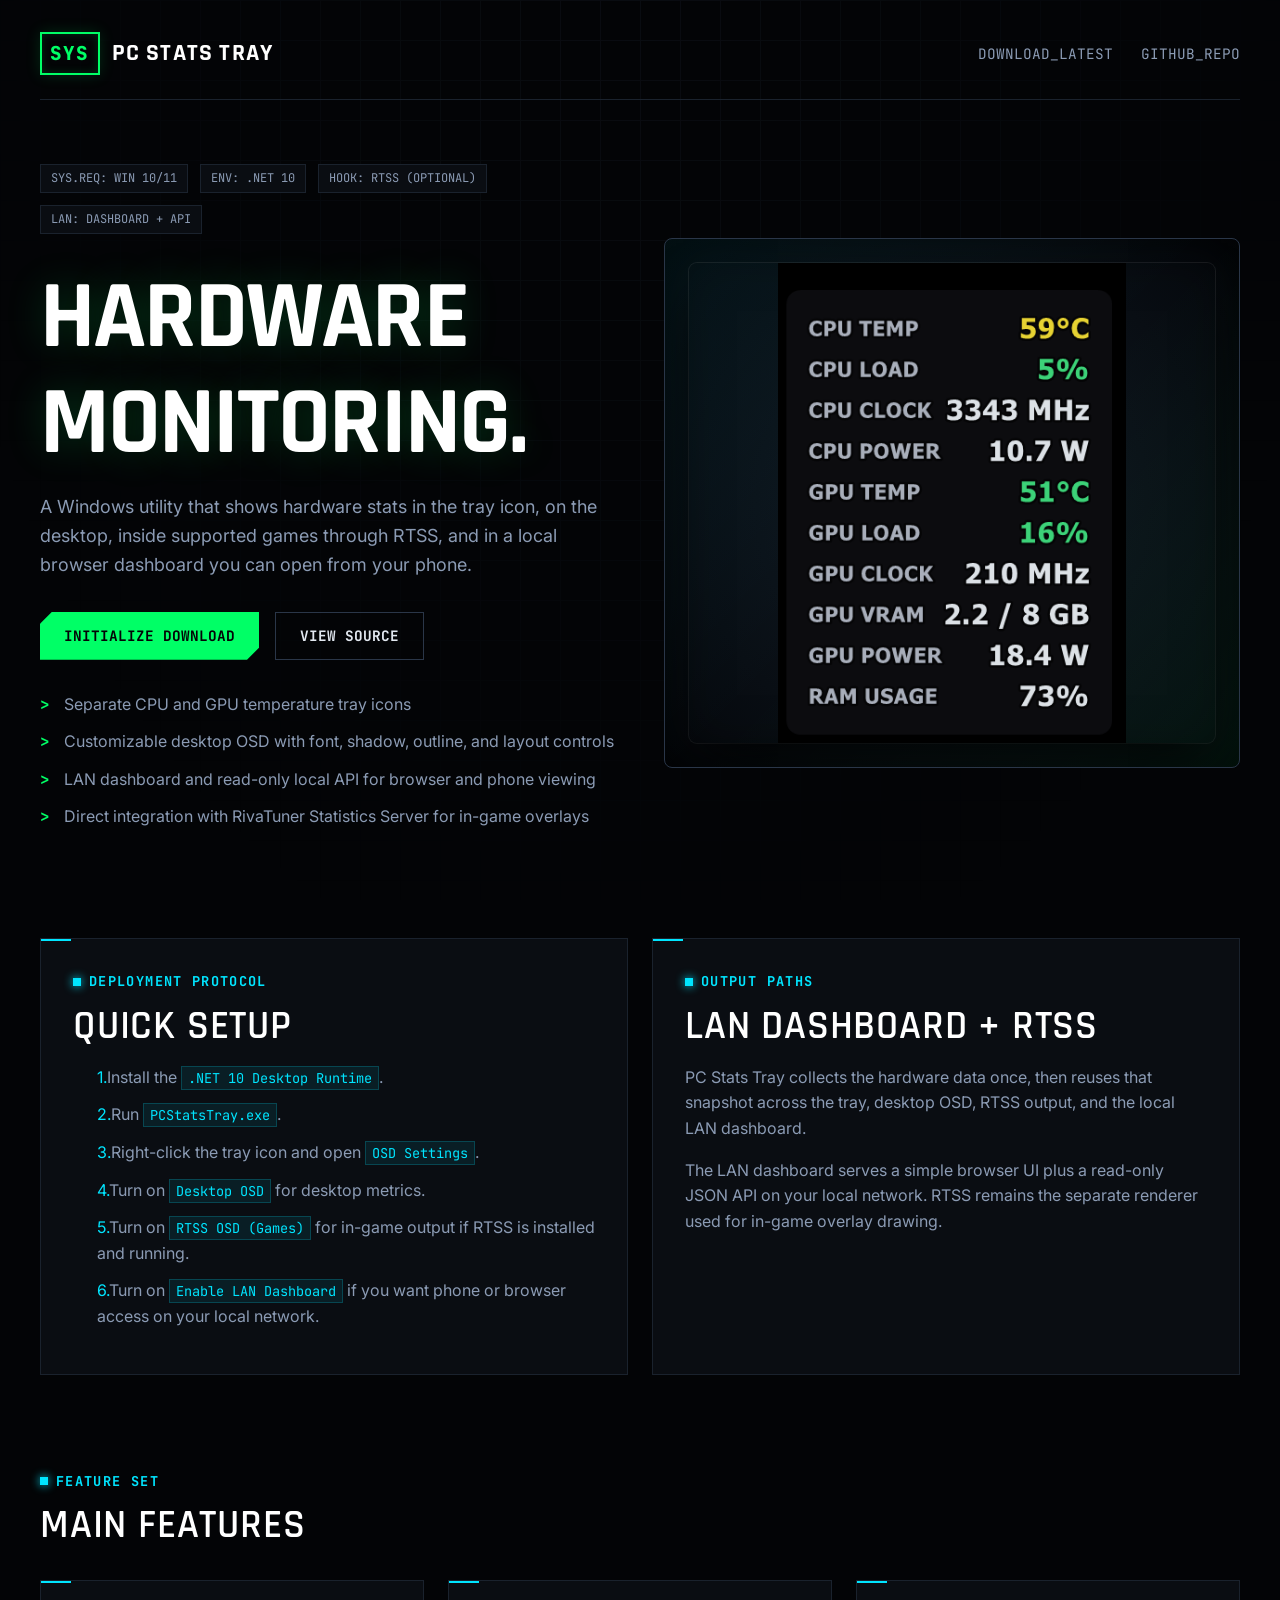
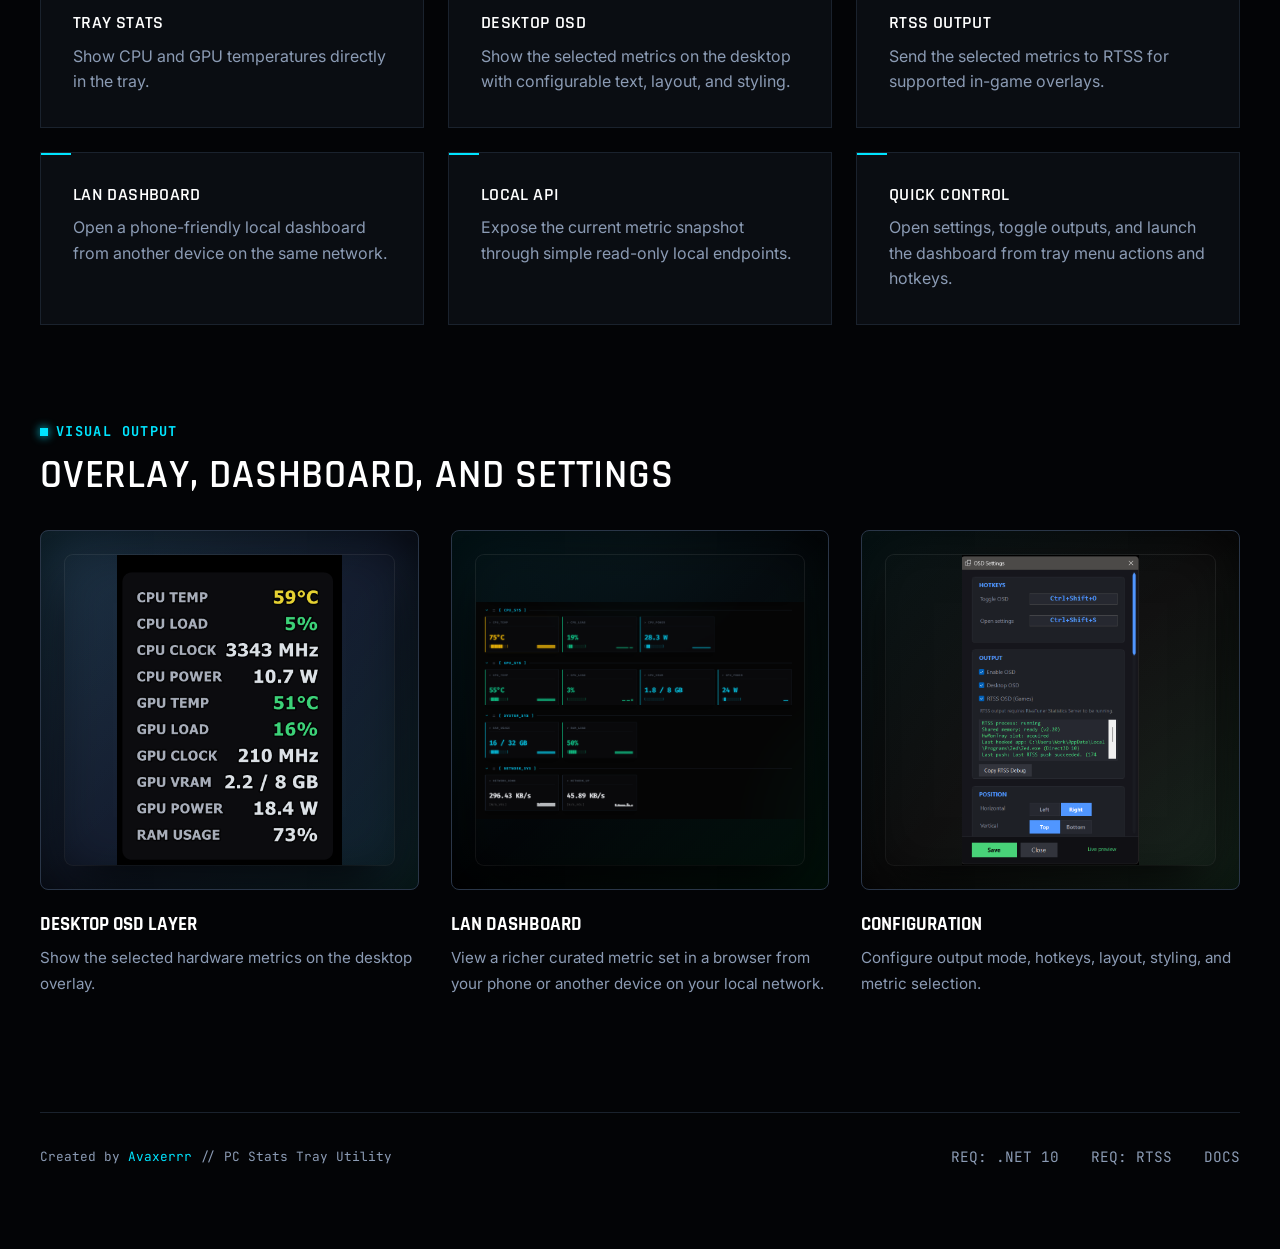
<file: site/index.html>
<!doctype html>
<html lang="en">
<head>
  <meta charset="utf-8">
  <meta name="viewport" content="width=device-width, initial-scale=1">
  <title>PC Stats Tray</title>
  <meta name="description" content="A lightweight Windows app that shows PC hardware stats in the tray, on the desktop, inside games through RTSS, and in a local LAN dashboard with a read-only API.">
  <link rel="preconnect" href="https://fonts.googleapis.com">
  <link rel="preconnect" href="https://fonts.gstatic.com" crossorigin>
  <link href="https://fonts.googleapis.com/css2?family=Inter:wght@400;500&family=JetBrains+Mono:wght@400;700;800&family=Rajdhani:wght@500;600;700&display=swap" rel="stylesheet">
  <link rel="stylesheet" href="styles.css">
</head>
<body>
  <div class="container">
    <header class="topbar">
      <a class="brand" href="https://github.com/Avaxerrr/pc-stats-tray">
        <span class="brand-icon">SYS</span>
        <span>PC Stats Tray</span>
      </a>
      <nav class="top-links">
        <a href="https://github.com/Avaxerrr/pc-stats-tray/releases/latest">DOWNLOAD_LATEST</a>
        <a href="https://github.com/Avaxerrr/pc-stats-tray">GITHUB_REPO</a>
      </nav>
    </header>

    <section class="hero">
      <div class="hero-copy">
        <div class="meta-row">
          <span class="pill">SYS.REQ: WIN 10/11</span>
          <span class="pill">ENV: .NET 10</span>
          <span class="pill">HOOK: RTSS (OPTIONAL)</span>
          <span class="pill">LAN: DASHBOARD + API</span>
        </div>

        <h1>Hardware<br>Monitoring.</h1>
        <p class="lead">
          A Windows utility that shows hardware stats in the tray icon, on the desktop, inside supported games through RTSS, and in a local browser dashboard you can open from your phone.
        </p>

        <div class="actions">
          <a class="btn btn-primary" href="https://github.com/Avaxerrr/pc-stats-tray/releases/latest">Initialize Download</a>
          <a class="btn btn-secondary" href="https://github.com/Avaxerrr/pc-stats-tray">View Source</a>
        </div>

        <ul class="tech-list">
          <li>Separate CPU and GPU temperature tray icons</li>
          <li>Customizable desktop OSD with font, shadow, outline, and layout controls</li>
          <li>LAN dashboard and read-only local API for browser and phone viewing</li>
          <li>Direct integration with RivaTuner Statistics Server for in-game overlays</li>
        </ul>
      </div>

      <div class="screenshot-wrapper hero-wrapper">
        <img src="assets/screenshots/overlay-screenshot.png" alt="PC Stats Tray overlay">
      </div>
    </section>

    <section class="grid-2">
      <div class="panel">
        <p class="eyebrow">Deployment Protocol</p>
        <h2>Quick Setup</h2>
        <ol class="tech-list">
          <li>Install the <code>.NET 10 Desktop Runtime</code>.</li>
          <li>Run <code>PCStatsTray.exe</code>.</li>
          <li>Right-click the tray icon and open <code>OSD Settings</code>.</li>
          <li>Turn on <code>Desktop OSD</code> for desktop metrics.</li>
          <li>Turn on <code>RTSS OSD (Games)</code> for in-game output if RTSS is installed and running.</li>
          <li>Turn on <code>Enable LAN Dashboard</code> if you want phone or browser access on your local network.</li>
        </ol>
      </div>

      <div class="panel">
        <p class="eyebrow">Output Paths</p>
        <h2>LAN Dashboard + RTSS</h2>
        <p class="panel-copy">
          PC Stats Tray collects the hardware data once, then reuses that snapshot across the tray, desktop OSD, RTSS output, and the local LAN dashboard.
        </p>
        <p class="panel-copy">
          The LAN dashboard serves a simple browser UI plus a read-only JSON API on your local network. RTSS remains the separate renderer used for in-game overlay drawing.
        </p>
      </div>
    </section>

    <section class="features">
      <div class="section-head">
        <p class="eyebrow">Feature Set</p>
        <h2>Main Features</h2>
      </div>

      <div class="feature-grid">
        <div class="panel feature-card">
          <h3>Tray Stats</h3>
          <p>Show CPU and GPU temperatures directly in the tray.</p>
        </div>
        <div class="panel feature-card">
          <h3>Desktop OSD</h3>
          <p>Show the selected metrics on the desktop with configurable text, layout, and styling.</p>
        </div>
        <div class="panel feature-card">
          <h3>RTSS Output</h3>
          <p>Send the selected metrics to RTSS for supported in-game overlays.</p>
        </div>
        <div class="panel feature-card">
          <h3>LAN Dashboard</h3>
          <p>Open a phone-friendly local dashboard from another device on the same network.</p>
        </div>
        <div class="panel feature-card">
          <h3>Local API</h3>
          <p>Expose the current metric snapshot through simple read-only local endpoints.</p>
        </div>
        <div class="panel feature-card">
          <h3>Quick Control</h3>
          <p>Open settings, toggle outputs, and launch the dashboard from tray menu actions and hotkeys.</p>
        </div>
      </div>
    </section>

    <section class="showcase">
      <div class="showcase-head">
        <p class="eyebrow">Visual Output</p>
        <h2>Overlay, Dashboard, and Settings</h2>
      </div>

      <div class="shots">
        <div class="shot">
          <div class="screenshot-wrapper screenshot-desktop">
            <img src="assets/screenshots/overlay-screenshot.png" alt="Desktop OSD overlay">
          </div>
          <div class="shot-info">
            <strong>Desktop OSD Layer</strong>
            <span>Show the selected hardware metrics on the desktop overlay.</span>
          </div>
        </div>

        <div class="shot">
          <div class="screenshot-wrapper screenshot-dashboard">
            <img src="assets/screenshots/dasbhoard.png" alt="LAN dashboard">
          </div>
          <div class="shot-info">
            <strong>LAN Dashboard</strong>
            <span>View a richer curated metric set in a browser from your phone or another device on your local network.</span>
          </div>
        </div>

        <div class="shot">
          <div class="screenshot-wrapper screenshot-settings">
            <img src="assets/screenshots/OSD-settings.png" alt="OSD settings menu">
          </div>
          <div class="shot-info">
            <strong>Configuration</strong>
            <span>Configure output mode, hotkeys, layout, styling, and metric selection.</span>
          </div>
        </div>
      </div>
    </section>

    <footer class="footer">
      <div>
        Created by <a href="https://github.com/Avaxerrr" class="footer-accent">Avaxerrr</a> // PC Stats Tray Utility
      </div>
      <div class="footer-links">
        <a href="https://dotnet.microsoft.com/en-us/download/dotnet/10.0" target="_blank" rel="noreferrer">REQ: .NET 10</a>
        <a href="https://www.guru3d.com/download/rtss-rivatuner-statistics-server-download/" target="_blank" rel="noreferrer">REQ: RTSS</a>
        <a href="https://github.com/Avaxerrr/pc-stats-tray/blob/master/README.md" target="_blank" rel="noreferrer">DOCS</a>
      </div>
    </footer>
  </div>
</body>
</html>
</file>
<file: site/styles.css>
:root {
  --bg-base: #030406;
  --bg-panel: #0a0d12;
  --bg-panel-hover: #0e131a;
  --accent-green: #00ff66;
  --accent-green-dim: rgba(0, 255, 102, 0.15);
  --accent-cyan: #00e5ff;
  --accent-cyan-dim: rgba(0, 229, 255, 0.15);
  --border-subtle: #1a222d;
  --border-focus: #2a3648;
  --text-main: #e2e8f0;
  --text-muted: #8b9bb4;
  --font-heading: "Rajdhani", sans-serif;
  --font-body: "Inter", sans-serif;
  --font-mono: "JetBrains Mono", monospace;
}

* {
  box-sizing: border-box;
  margin: 0;
  padding: 0;
}

html {
  scroll-behavior: smooth;
}

body {
  background-color: var(--bg-base);
  color: var(--text-main);
  font-family: var(--font-body);
  line-height: 1.6;
  position: relative;
  overflow-x: hidden;
}

body::before {
  content: "";
  position: fixed;
  inset: 0;
  pointer-events: none;
  z-index: 0;
  background-image:
    linear-gradient(var(--border-subtle) 1px, transparent 1px),
    linear-gradient(90deg, var(--border-subtle) 1px, transparent 1px);
  background-size: 40px 40px;
  opacity: 0.3;
  mask-image: radial-gradient(ellipse at top, black 0%, transparent 80%);
  -webkit-mask-image: radial-gradient(ellipse at top, black 0%, transparent 80%);
}

.container {
  width: min(1200px, calc(100% - 48px));
  margin: 0 auto;
  padding: 32px 0 80px;
  position: relative;
  z-index: 1;
}

h1,
h2,
h3 {
  font-family: var(--font-heading);
  text-transform: uppercase;
  line-height: 1.1;
  color: #fff;
}

h1 {
  font-size: clamp(3.5rem, 8vw, 6rem);
  font-weight: 700;
  letter-spacing: -0.02em;
  margin-bottom: 16px;
  text-shadow: 0 0 40px rgba(0, 255, 102, 0.2);
}

h2 {
  font-size: clamp(1.8rem, 4vw, 2.5rem);
  font-weight: 600;
  letter-spacing: 0.02em;
  margin-bottom: 16px;
}

h3 {
  font-size: 1.15rem;
  font-weight: 600;
  letter-spacing: 0.02em;
  margin-bottom: 10px;
}

.eyebrow {
  font-family: var(--font-mono);
  color: var(--accent-cyan);
  font-size: 0.85rem;
  font-weight: 700;
  text-transform: uppercase;
  letter-spacing: 0.1em;
  margin-bottom: 12px;
  display: flex;
  align-items: center;
  gap: 8px;
}

.eyebrow::before {
  content: "";
  display: inline-block;
  width: 8px;
  height: 8px;
  background-color: var(--accent-cyan);
  box-shadow: 0 0 10px var(--accent-cyan);
}

.lead {
  font-size: 1.125rem;
  color: var(--text-muted);
  max-width: 600px;
  margin-bottom: 32px;
}

.topbar {
  display: flex;
  justify-content: space-between;
  align-items: center;
  margin-bottom: 64px;
  padding-bottom: 24px;
  border-bottom: 1px solid var(--border-subtle);
}

.brand {
  display: flex;
  align-items: center;
  gap: 12px;
  text-decoration: none;
  color: #fff;
  font-family: var(--font-heading);
  font-size: 1.5rem;
  font-weight: 700;
  letter-spacing: 0.05em;
  text-transform: uppercase;
}

.brand-icon {
  font-family: var(--font-mono);
  color: var(--accent-green);
  font-weight: 800;
  font-size: 1.2rem;
  border: 2px solid var(--accent-green);
  padding: 4px 8px;
  box-shadow: 0 0 15px var(--accent-green-dim), inset 0 0 10px var(--accent-green-dim);
}

.top-links a,
.footer-links a {
  color: var(--text-muted);
  text-decoration: none;
  font-family: var(--font-mono);
  font-size: 0.9rem;
  margin-left: 24px;
  transition: color 0.2s;
}

.top-links a:hover,
.footer-links a:hover {
  color: var(--accent-cyan);
}

.actions {
  display: flex;
  gap: 16px;
  flex-wrap: wrap;
  margin-bottom: 32px;
}

.btn {
  display: inline-flex;
  align-items: center;
  justify-content: center;
  font-family: var(--font-mono);
  font-size: 0.9rem;
  font-weight: 700;
  text-transform: uppercase;
  text-decoration: none;
  padding: 0 24px;
  height: 48px;
  transition: all 0.2s;
  cursor: pointer;
}

.btn-primary {
  background: var(--accent-green);
  color: var(--bg-base);
  clip-path: polygon(12px 0, 100% 0, 100% calc(100% - 12px), calc(100% - 12px) 100%, 0 100%, 0 12px);
}

.btn-primary:hover {
  background: #fff;
  box-shadow: 0 0 20px rgba(0, 255, 102, 0.4);
}

.btn-secondary {
  background: transparent;
  color: var(--text-main);
  border: 1px solid var(--border-focus);
}

.btn-secondary:hover {
  border-color: var(--accent-cyan);
  color: var(--accent-cyan);
  background: var(--accent-cyan-dim);
}

.meta-row {
  display: flex;
  gap: 12px;
  flex-wrap: wrap;
  margin-bottom: 32px;
}

.pill {
  font-family: var(--font-mono);
  font-size: 0.75rem;
  color: var(--text-muted);
  padding: 4px 10px;
  border: 1px solid var(--border-subtle);
  background: var(--bg-panel);
}

.hero {
  display: grid;
  grid-template-columns: 1fr 1fr;
  gap: 48px;
  align-items: center;
  margin-bottom: 96px;
}

.panel {
  background: var(--bg-panel);
  border: 1px solid var(--border-subtle);
  padding: 32px;
  position: relative;
  transition: border-color 0.3s, background-color 0.3s;
}

.panel::after {
  content: "";
  position: absolute;
  top: 0;
  left: 0;
  width: 30px;
  height: 2px;
  background: var(--accent-cyan);
  transition: width 0.3s ease;
}

.panel:hover {
  border-color: var(--border-focus);
  background: var(--bg-panel-hover);
}

.panel:hover::after {
  width: 100%;
}

.grid-2 {
  display: grid;
  grid-template-columns: repeat(2, 1fr);
  gap: 24px;
  margin-bottom: 96px;
}

.features {
  margin-bottom: 96px;
}

.section-head,
.showcase-head {
  margin-bottom: 32px;
}

.feature-grid {
  display: grid;
  grid-template-columns: repeat(3, 1fr);
  gap: 24px;
}

.feature-card p {
  color: var(--text-muted);
}

ul.tech-list,
ol.tech-list {
  list-style: none;
  margin-top: 16px;
}

ul.tech-list li,
ol.tech-list li {
  position: relative;
  padding-left: 24px;
  margin-bottom: 12px;
  color: var(--text-muted);
}

ul.tech-list li::before {
  content: ">";
  position: absolute;
  left: 0;
  top: 0;
  color: var(--accent-green);
  font-family: var(--font-mono);
  font-weight: 700;
}

ol.tech-list {
  counter-reset: step-counter;
}

ol.tech-list li::before {
  counter-increment: step-counter;
  content: counter(step-counter) ".";
  color: var(--accent-cyan);
}

code {
  font-family: var(--font-mono);
  font-size: 0.85em;
  color: var(--accent-cyan);
  background: rgba(0, 229, 255, 0.08);
  padding: 2px 6px;
  border: 1px solid rgba(0, 229, 255, 0.2);
}

.panel-copy {
  color: var(--text-muted);
  margin-bottom: 16px;
}

.screenshot-wrapper {
  position: relative;
  width: 100%;
  display: flex;
  align-items: center;
  justify-content: center;
  min-height: 360px;
  padding: 24px;
  background: radial-gradient(circle at center, #111a24, #05080c);
  border: 1px solid var(--border-focus);
  border-radius: 8px;
  box-shadow: inset 0 0 60px rgba(0, 0, 0, 0.8);
  overflow: hidden;
}

.screenshot-wrapper::before {
  content: "";
  position: absolute;
  inset: 0;
  background: linear-gradient(135deg, rgba(0, 229, 255, 0.05) 0%, transparent 50%, rgba(0, 255, 102, 0.05) 100%);
  pointer-events: none;
}

.screenshot-wrapper img {
  width: 100%;
  height: 100%;
  max-width: 100%;
  max-height: 100%;
  border-radius: 8px;
  box-shadow: 0 25px 50px -12px rgba(0, 0, 0, 0.8), 0 0 0 1px rgba(255, 255, 255, 0.08);
  position: relative;
  z-index: 2;
  object-fit: contain;
  transition: transform 0.3s ease;
}

.screenshot-wrapper:hover img {
  transform: translateY(-4px);
}

.hero-wrapper img {
  max-height: 480px;
}

.showcase {
  margin-bottom: 96px;
}

.shots {
  display: grid;
  grid-template-columns: repeat(3, 1fr);
  gap: 32px;
}

.shot {
  display: grid;
  grid-template-rows: 360px auto;
  align-items: start;
}

.shot-info {
  padding: 20px 0;
}

.shot-info strong {
  display: block;
  font-family: var(--font-heading);
  font-size: 1.2rem;
  color: #fff;
  margin-bottom: 4px;
  text-transform: uppercase;
}

.shot-info span {
  color: var(--text-muted);
  font-size: 0.95rem;
}

.screenshot-desktop {
  background: radial-gradient(circle at top left, #1e293b, #0f172a);
}

.screenshot-settings {
  background: radial-gradient(circle at bottom right, #1a1a1a, #0a0a0a);
}

.screenshot-dashboard {
  background: radial-gradient(circle at top, #081116, #020406);
}

.showcase .screenshot-wrapper {
  min-height: 360px;
  height: 360px;
}

.footer {
  border-top: 1px solid var(--border-subtle);
  padding-top: 32px;
  display: flex;
  justify-content: space-between;
  align-items: center;
  flex-wrap: wrap;
  gap: 24px;
  font-family: var(--font-mono);
  font-size: 0.8rem;
  color: var(--text-muted);
}

.footer a:hover {
  color: #fff;
  text-decoration: underline;
}

.footer-accent {
  color: var(--accent-cyan);
  text-decoration: none;
}

@media (max-width: 1200px) {
  .shots,
  .feature-grid {
    grid-template-columns: repeat(2, 1fr);
  }
}

@media (max-width: 900px) {
  .hero,
  .grid-2,
  .shots,
  .feature-grid {
    grid-template-columns: 1fr;
  }

  .shots {
    gap: 48px;
  }

  .topbar {
    flex-direction: column;
    align-items: flex-start;
    gap: 20px;
  }

  .top-links a {
    margin-left: 0;
    margin-right: 20px;
  }
}
</file>
